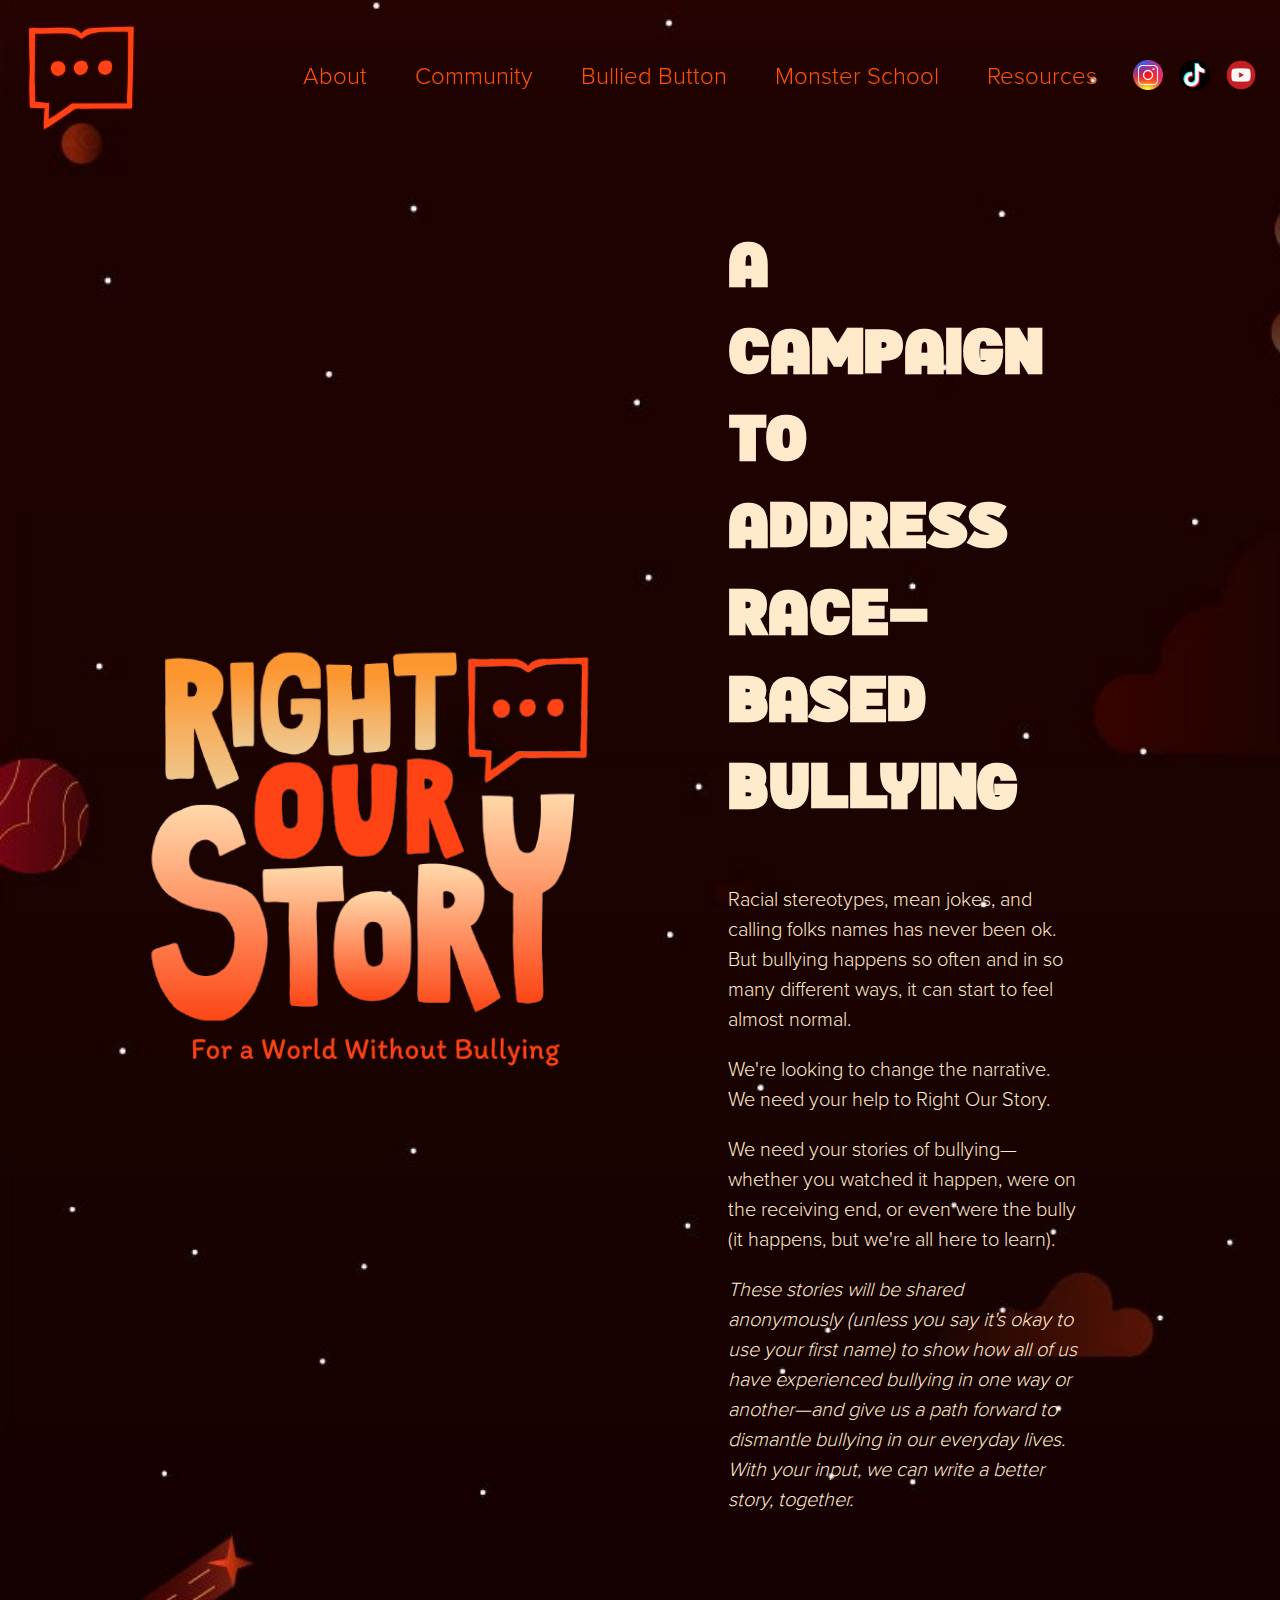
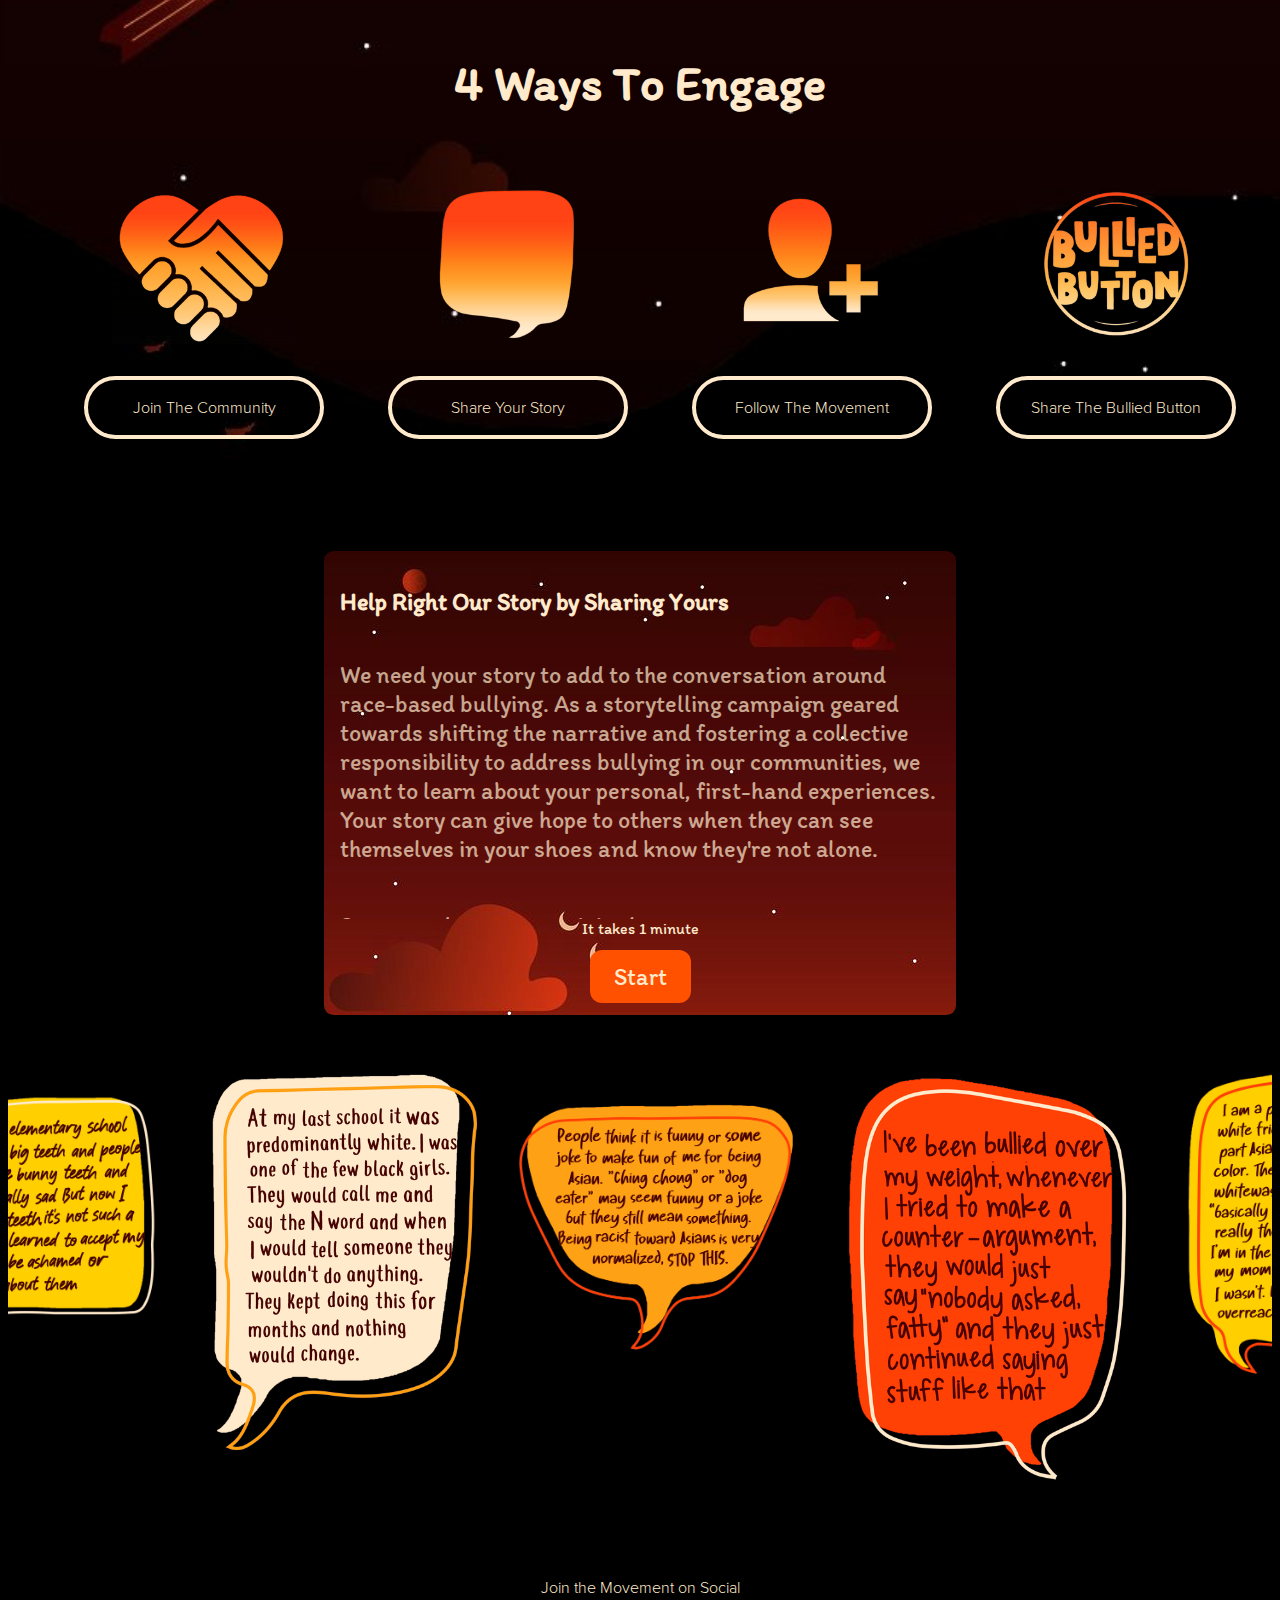
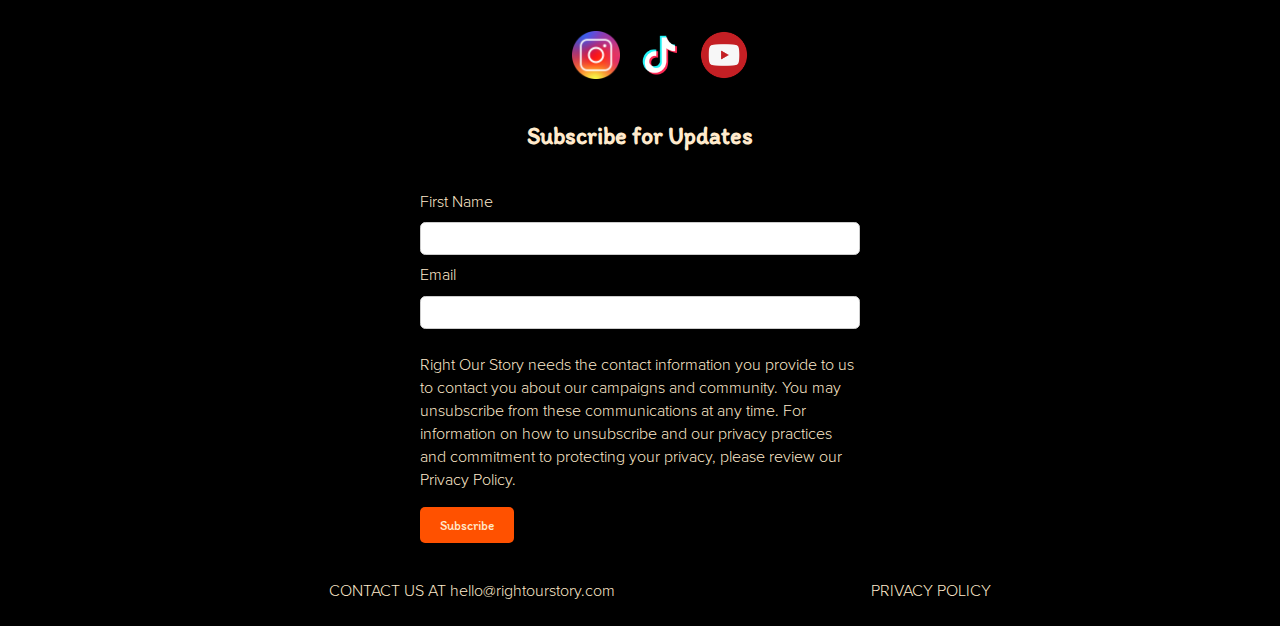
<file: index.html>
<!DOCTYPE html>
<html lang="en">

<head>
	<meta charset="UTF-8">
	<meta name="author" content="Dylan Abrahams">
	<meta name="viewport" content="width=device-width, initial-scale=1">
	<title>Home - Right Our Story</title>
	<link href="styles/style.css" rel="stylesheet">
	<link href="styles/home.css" rel="stylesheet">
	<link rel="icon" type="image/svg+xml" href="images/HomeButton.png">
</head>

<body>
	<header>
		<a href="#"><img src="./images/HomeButton.png" alt="Home Icon"></a>
		<nav>
			<ul>
				<li><a href="#"><img src="./images/HomeButton.png" alt="Home Icon"></a></li>
				<li><button>
						<img src="./images/CloseButton.png" alt="Close Button">
					</button></li>
			</ul>
			<ul>
				<li><a href="#">About</a></li>
				<li><a href="#">Community</a></li>
				<li><a href="bulliedbutton.html">Bullied Button</a></li>
				<li><a href="#">Monster School</a></li>
				<li><a href="#">Resources</a></li>
			</ul>
			<ul>
				<li><a href="#"><img src="./images/logoInstagram.png" alt="Instagram Icon"></a></li>
				<li><a href="#"><img src="./images/logoTikTok.png" alt="TikTok Icon"></a></li>
				<li><a href="#"><img src="./images/logoYouTube.png" alt="YouTube Icon"></a></li>
			</ul>
		</nav>
		<button>
			<img src="./images/Hamburger.png" alt="Hamburger Menu">
		</button>
	</header>
	<main>
		<section>
			<article>
				<h1>A CAMPAIGN TO ADDRESS RACE-BASED BULLYING</h1>
				<p>Racial stereotypes, mean jokes, and calling folks names has never been ok. But bullying happens so
					often
					and in so many different ways, it can start to feel almost normal.</p>
				<p>We're looking to change the narrative. We need your help to Right Our Story.</p>
				<p>We need your stories of bullying—whether you watched it happen, were on the receiving end, or even
					were
					the bully (it happens, but we're all here to learn).</p>
				<p><em>These stories will be shared anonymously (unless you say it's okay to use your first name) to
						show how all of us have experienced bullying in one way or another—and give us a path forward to
						dismantle bullying in our everyday lives. With your input, we can write a better story,
						together.</em></p>
			</article>
			<img src="./images/logo.png" alt="logo">
		</section>
		<section>
			<h2>4 Ways To Engage</h2>
			<nav>
				<ul>
					<li><img src="./images/4waysCommunity.png" alt="Hands Shaking"><a href="#"> Join The
							Community</a></li>
					<li><img src="./images/4waysShare.png" alt="Chat Bubble"> <a href="#">Share Your
							Story</a></li>
					<li><img src="./images/4waysFollow.png" alt="Join Icon"><a href="#"> Follow The
							Movement</a></li>
					<li><img src="./images/4waysBulliedButton.png" alt="Bullied Button"> <a href="#">Share The
							Bullied Button</a></li>
				</ul>
			</nav>
		</section>
		<section>
			<article>
				<h2>Help Right Our Story by Sharing Yours</h2>
				<p>We need your story to add to the conversation around race-based bullying. As a storytelling campaign
					geared towards shifting the narrative and fostering a collective responsibility to address bullying
					in
					our communities, we want to learn about your personal, first-hand experiences. Your story can give
					hope
					to others when they can see themselves in your shoes and know they're not alone.</p>
				<p>So we need your story - join the movement to create a world without bullying.</p>
				<p>Share how you've experienced bullying. Share how you've seen bullying happen in your school or
					community.
					Or share how you may have bullied someone else.</p>
				<p>We'll use these stories in the Right Our Story campaign to illustrate how we're all impacted by
					bullying.
					This campaign is youth-led, so we need your stories, in your voice.</p>
				<p>It doesn't need to be perfect. It's powerful because it's personal, it's yours.</p>
			</article>
			<p> It takes 1 minute</p>
			<a href="#">Start</a>
		</section>
		<section>
			<h2>List of Bullied Stories</h2>
			<ul>
				<li><img src="./images/Story1.png"
						alt="Many people just walk up to me and say I am Indian not even asking me if I am from a different country. Many just say I smell because they think I am Indian or say many other mean things no matter how many times I say that I am not">
				</li>
				<li><img src="./images/Story2.png"
						alt="When I was in elementary school I used to have big teeth and people used to call me bunny teeth and it made me really sad. But now I grew into my teeth, it's not such a big gap, and I learned to  accept my teeth and not be ashamed or embarrased about them.">
				</li>
				<li><img src="./images/Story3.png"
						alt="At my last school it was predominantly white. I was one of the few black girls. They would call me and say the N word and when I would tell someone they wouldn't do anything. They kept doing this for months and nothing would change.">
				</li>
				<li><img src="./images/Story4.png"
						alt="People think it is funny or some joke to make fun of me for being Asian. 'Ching Chong' or 'dog eater' may seem funny or a joke but they still mean something. Being racist torwards Asians is very normalized, stop this.">
				</li>
				<li><img src="./images/Story5.png"
						alt="I've been bullied over my weight, whenever I tried to make a counter-argument, they would just say 'nobody asked, fatty' and they just continued saying stuff like that.">
				</li>
				<li><img src="./images/Story6.png"
						alt="I am a part of a mostly white friend group. I'm only part Asian but I am still of color. They always call me whitewashed and say I'm 'basically white' when that's really their fault. They say I'm in white classes but my mom would be mad if I wasn't. Maybe I am overreacting but it hurts.">
				</li>
				<li><img src="./images/Story7.png"
						alt="I was always bullied for being dark, for instance kids would say that i'm too dark to go to their school, people would say I need to go back to Africa where I belong. I was always the ugly one in the group, I still feel that way till this day. I hope that one day I just heal and I'm able to love myself just as much as others love me.">
				</li>
			</ul>
			<!-- <button>Left</button>
			<button>Right</button> -->
		</section>
	</main>
	<footer>
		<p>Join the Movement on Social</p>
		<nav>
			<ul>
				<li><a href="#"><img src="./images/logoInstagram.png" alt="Instagram Icon"></a></li>
				<li><a href="#"><img src="./images/logoTikTok.png" alt="TikTok Icon"></a></li>
				<li><a href="#"><img src="./images/logoYouTube.png" alt="YouTube Icon"></a></li>
			</ul>
		</nav>
		<h2>Subscribe for Updates</h2>
		<form id="subscribeForm" action="subscribe.php" method="POST">
			<label for="name">First Name</label>
			<input type="text" id="name" name="name">

			<label for="email">Email</label>
			<input type="email" id="email" name="email" required>
			<p>Right Our Story needs the contact information you provide to us to contact you about our campaigns and
				community. You may unsubscribe from these communications at any time. For information on how to
				unsubscribe and our privacy practices and commitment to protecting your privacy, please review our
				<a href="#">Privacy Policy</a>.</p>

			<input type="submit" value="Subscribe">
		</form>
		<ul>
			<li><a href="#">CONTACT US AT hello@rightourstory.com</a></li>
			<li><a href="#">PRIVACY POLICY</a></li>
		</ul>
	</footer>

	<script defer src="scripts/script.js"></script>
</body>

</html>
</file>
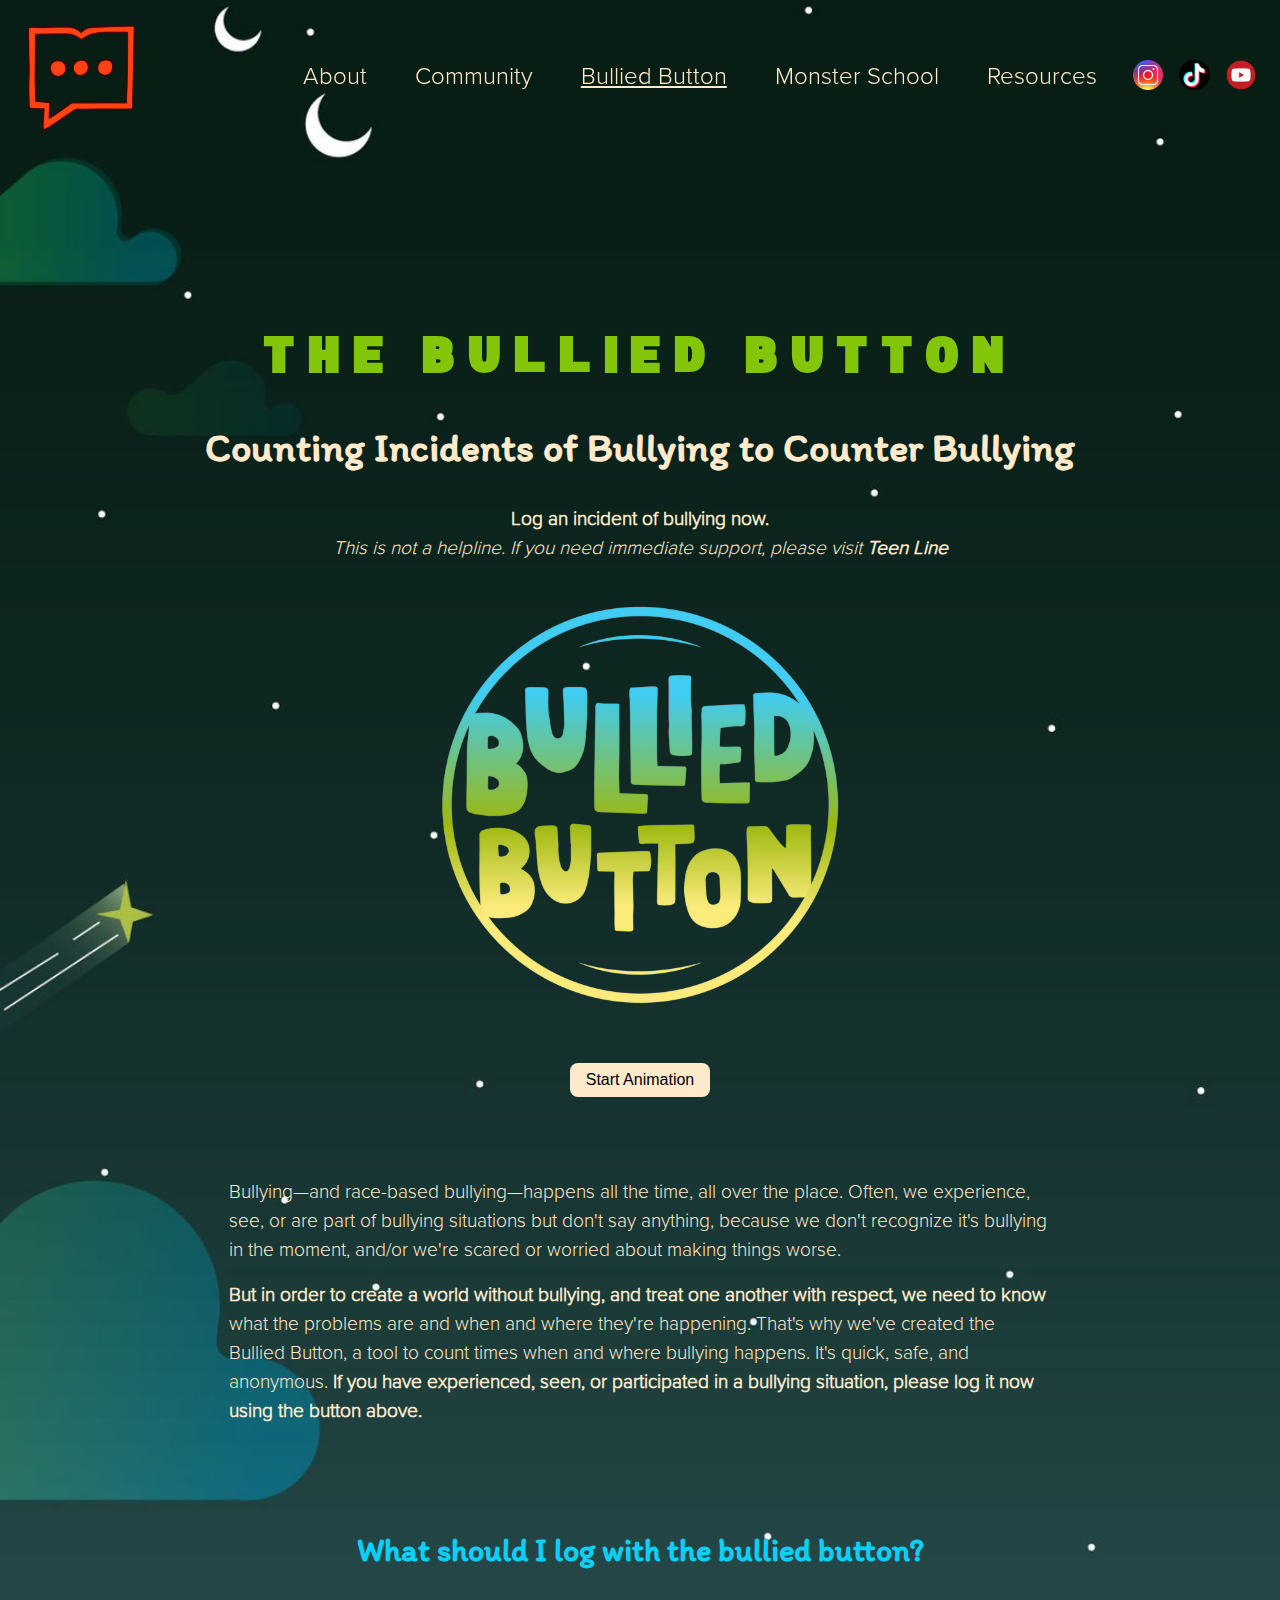
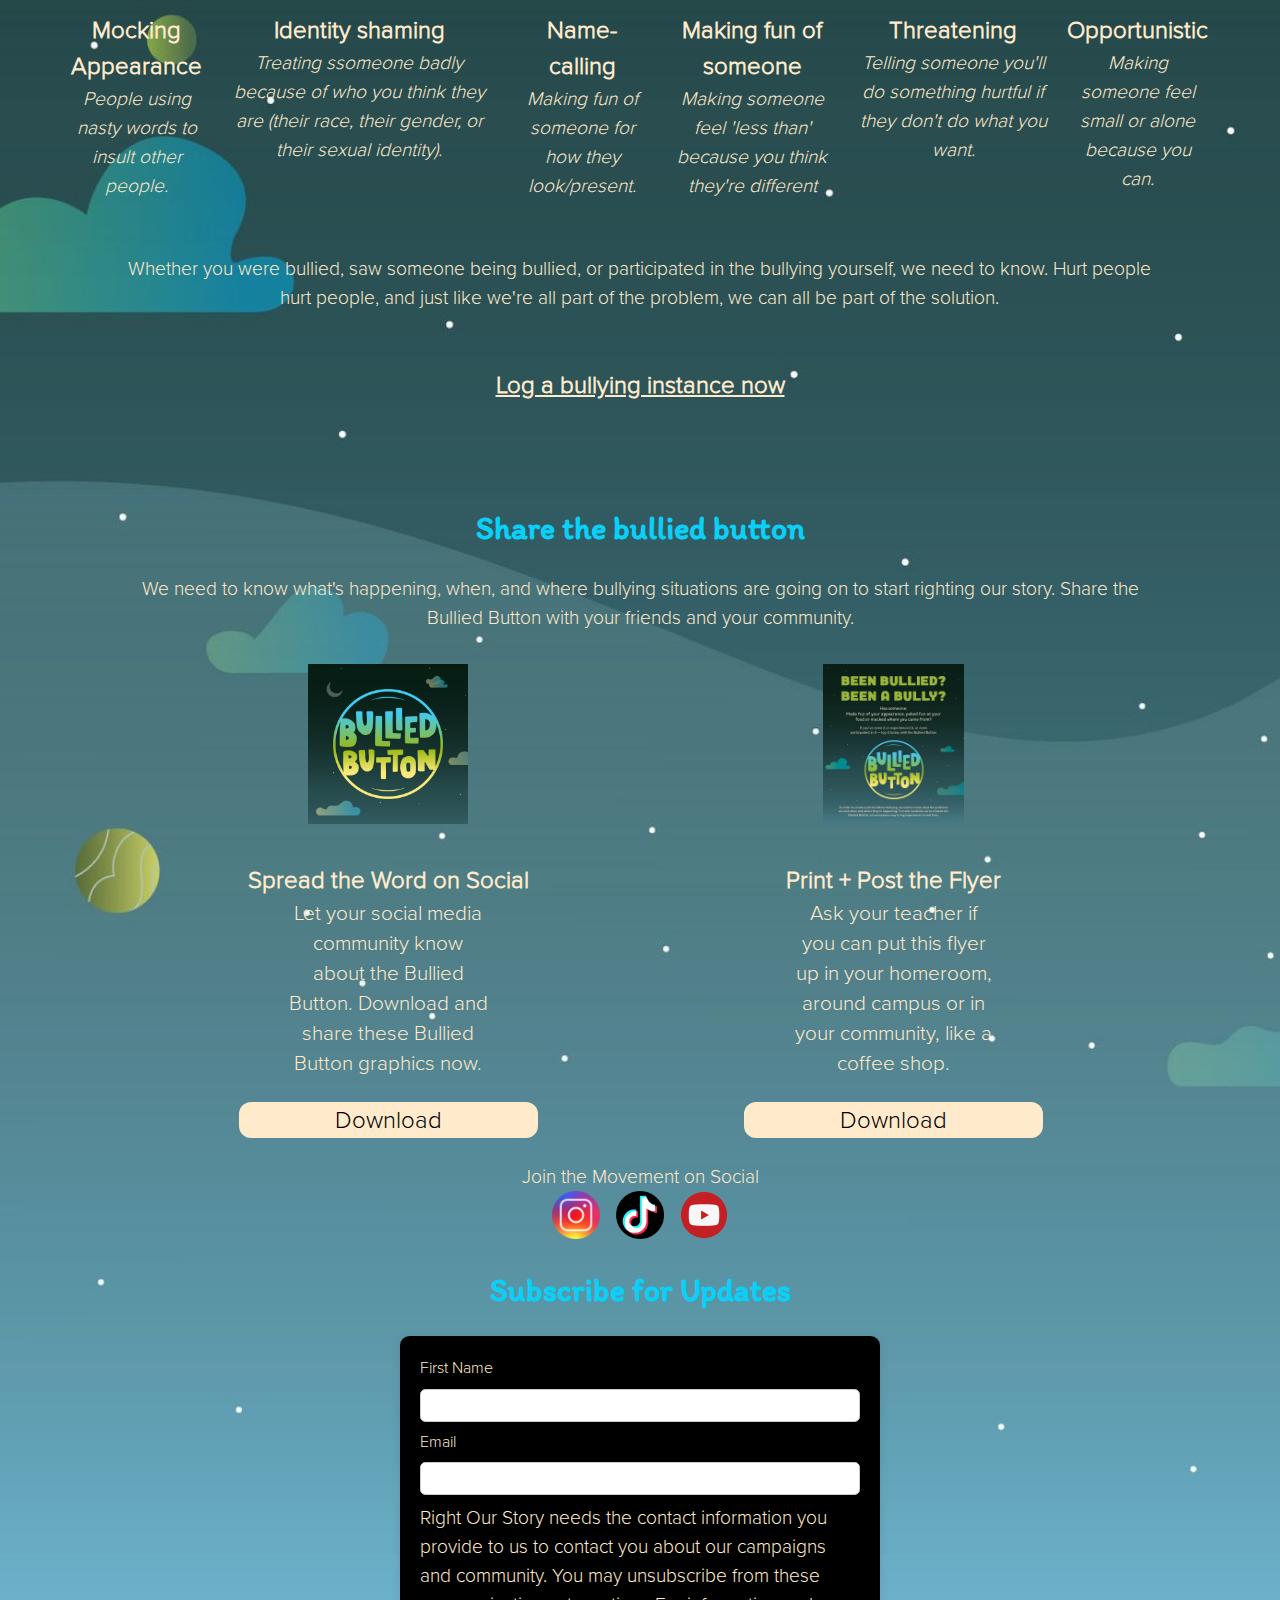
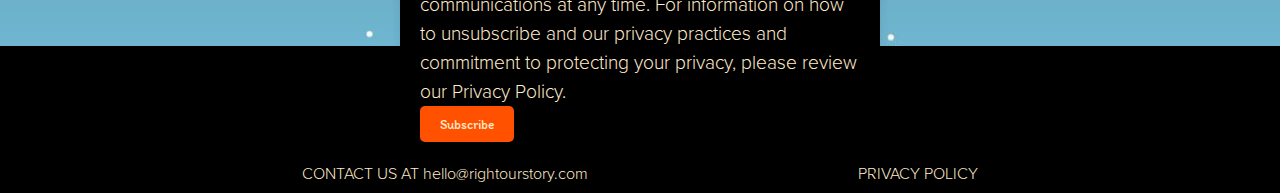
<file: bulliedbutton.html>
<!DOCTYPE html>
<html lang="en">

<head>
	<meta charset="UTF-8">
	<meta name="author" content="Dylan Abrahams">
	<meta name="viewport" content="width=device-width, initial-scale=1">
	<title>Bullied Button - Right Our Story</title>
	<link href="styles/style.css" rel="stylesheet">
	<link href="styles/bulliedbutton.css" rel="stylesheet">
	<link rel="icon" type="image/svg+xml" href="images/HomeButton.png">
</head>

<body>
	<header>
		<a href="index.html"><img src="./images/HomeButton.png" alt="Home Icon"></a>
		<nav>
			<ul>
				<li><a href="index.html"><img src="./images/HomeButton.png" alt="Home Icon"></a></li>
				<li><button>
						<img src="./images/CloseButton.png" alt="Close Button">
					</button></li>
			</ul>
			<ul>
				<li><a href="#">About</a></li>
				<li><a href="#">Community</a></li>
				<li class="active"><a href="bulliedbutton.html">Bullied Button</a></li>
				<li><a href="#">Monster School</a></li>
				<li><a href="#">Resources</a></li>
			</ul>
			<ul>
				<li><a href="#"><img src="./images/logoInstagram.png" alt="Instagram Icon"></a></li>
				<li><a href="#"><img src="./images/logoTikTok.png" alt="TikTok Icon"></a></li>
				<li><a href="#"><img src="./images/logoYouTube.png" alt="YouTube Icon"></a></li>
			</ul>
		</nav>
		<button>
			<img src="./images/Hamburger.png" alt="Hamburger Menu">
		</button>
	</header>
	<main>
		<section>
			<h1>THE BULLIED BUTTON</h1>
			<h2>Counting Incidents of Bullying
				to Counter Bullying</h2>
			<p><strong>Log an incident of bullying now.</strong></p>
			<p><em>This is not a helpline. If you need immediate support, please visit <strong>Teen Line</strong></em>
			</p>

			<img src="images/BulliedButton.png" alt="Bullied button">
			<button>Start Animation</button>
		</section>
		<section>
			<p>Bullying—and race-based bullying—happens all the time, all over the place. Often, we experience, see, or
				are part of bullying situations but don't say anything, because we don't recognize it's bullying in the
				moment, and/or we're scared or worried about making things worse. </p>
			<p><strong>But in order to create a world without bullying, and treat one another with respect, we need to
					know</strong> what
				the problems are and when and where they're happening. That's why we've created the Bullied Button, a
				tool to count times when and where bullying happens. It's quick, safe, and anonymous. <strong>If you
					have
					experienced, seen, or participated in a bullying situation, please log it now using the button
					above.</strong>
			</p>
		</section>
		<section>
			<h2>What should I log with the bullied button?</h2>
			<ul>
				<li>
					<ul>
						<li>Mocking Appearance</li>
						<li>People using nasty words to insult other people.</li>
					</ul>
					<ul>
						<li>Identity shaming</li>
						<li>Treating ssomeone badly because of who you think they are (their race, their gender, or
							their sexual identity).</li>
					</ul>
					<ul>
						<li>Name-calling</li>
						<li>Making fun of someone for how they look/present.</li>
					</ul>
					<ul>
						<li>Making fun of someone</li>
						<li>Making someone feel 'less than' because you think they're different</li>
					</ul>
					<ul>
						<li>Threatening</li>
						<li>Telling someone you'll do something hurtful if they don't do what you want.</li>
					</ul>
					<ul>
						<li>Opportunistic</li>
						<li>Making someone feel small or alone because you can.</li>
					</ul>
				</li>
			</ul>
			<p>Whether you were bullied, saw someone being bullied, or participated in the bullying yourself, we need to
				know. Hurt people hurt people, and just like we're all part of the problem, we can all be part of the
				solution. </p>
			<a href="#">Log a bullying instance now</a>
		</section>
		<section>
			<h2>Share the bullied button</h2>
			<p>We need to know what's happening, when, and where bullying situations are going on to start righting our
				story. Share the Bullied Button with your friends and your community.</p>
			<ul>
				<li>
					<ul>
						<li><img src="./images/spreadWord.png" alt="Bullied Button Logo"></li>
						<li>Spread the Word on Social</li>
						<li>Let your social media community know about the Bullied Button. Download and share these
							Bullied
							Button graphics now.</li>
						<li><a href="#">Download</a></li>
					</ul>
				</li>
				<li>
					<ul>
						<li><img src="./images/postFlyer.jpg"
								alt="Been bullied? Been a bully? Has someone made fun of your appearance, poked fun at your food or 
						mocked where you came from? If you've seen it or experiencedit, or even participated in it, log it today with the bullied button">
						</li>
						<li>Print + Post the Flyer</li>
						<li>Ask your teacher if you can put this flyer up in your homeroom, around campus or in your
							community,
							like a coffee shop.</li>
						<li><a href="#">Download</a></li>
					</ul>
				</li>
			</ul>
		</section>
	</main>

	<footer>
		<p>Join the Movement on Social</p>
		<nav>
			<ul>
				<li><a href="#"><img src="./images/logoInstagram.png" alt="Instagram Icon"></a></li>
				<li><a href="#"><img src="./images/logoTikTok.png" alt="TikTok Icon"></a></li>
				<li><a href="#"><img src="./images/logoYouTube.png" alt="YouTube Icon"></a></li>
			</ul>
		</nav>
		<h2>Subscribe for Updates</h2>
		<form id="subscribeForm" action="subscribe.php" method="POST">
			<label for="name">First Name</label>
			<input type="text" id="name" name="name">

			<label for="email">Email</label>
			<input type="email" id="email" name="email" required>

			<p>Right Our Story needs the contact information you provide to us to contact you about our campaigns and
				community. You may unsubscribe from these communications at any time. For information on how to
				unsubscribe and our privacy practices and commitment to protecting your privacy, please review our
				<a href="#">Privacy Policy</a>.</p>

			<input type="submit" value="Subscribe">
		</form>
		<ul>
			<li><a href="#">CONTACT US AT hello@rightourstory.com</a></li>
			<li><a href="#">PRIVACY POLICY</a></li>
		</ul>
	</footer>
	<script defer src="scripts/script.js"></script>
</body>

</html>
</file>
<file: styles/style.css>
/* Algemeen stijlblad, alle fonts, kleuren, de header en de footer */

@font-face {
	font-family: "itim-regular";
	src: url(../fonts/Itim-Regular.ttf)
}

@font-face {
	font-family: "itim-latin";
	src: url(../fonts/itim-latin-400-normal.woff2) format("woff2")
}

@font-face {
	font-family: "andere";
	src: url(../fonts/_Xms-HUzqDCFdgfMm4S9DQ.woff2) format("woff2")
}

@font-face {
	font-family: "grey-bear";
	src: url(../fonts/GREY+BEAR.otf)
}

@font-face {
	font-family: "normal";
	src: url(../fonts/normal)
}


/**************/
/* CSS REMEDY */
/**************/
*,
*::after,
*::before {
	box-sizing: border-box;
}






/*********************/
/* CUSTOM PROPERTIES */
/*********************/
:root {
	/* startje */
	--default-color: #ffeacc;
	--link-color: black;
	--header-background: rgb(115, 12, 6);
	--color-background: black;
	--nav-color: rgb(255, 81, 0);
	--bullied-h1: rgb(131, 197, 9);
	--bullied-h2: rgb(10, 208, 248);
	--bullied-header-background: rgb(6, 88, 84);
}


/* @media (prefers-color-scheme: light) {
	:root {
		--default-color: #000000;
		--link-color: rgb(228, 228, 228);
		--header-background: rgb(255, 119, 111);
		--color-background: rgb(255, 255, 255);
		--nav-color: rgb(255, 181, 138);
	}
} */


body {
	font-family: "normal";
}

/* @media (prefers-color-scheme: light) {
	body {
		background-image: none;
		background-size: 0%;
	}
} */


*:focus {
	/* border:solid;
	border-color: var(--focus-state); */
	box-shadow:0 0 0 3px var(--nav-color);
	outline:none;
}


header {
	background-color: transparent;
	min-height: 4em;
	padding: 0 1em;
	line-height: 1em;
	display: flex;
	justify-content: space-between;
	align-items: center;
	position: fixed;
	width: 100%;
	left: 0%;
	top: 0%;
	z-index: 1;
	transition: 0.3s ease;
}


header button {
	padding: .5em;
	display: flex;
	align-items: center;
	gap: .25em;
	appearance: none;
	border: none;
	border-radius: .25em;
	text-align: center;
	background: none;
	cursor: pointer;
}

header button img {
	width: 2em;
	height: auto;
}

header img {
	width: 2em;
	height: auto;
}

header nav {
	display: flex;
	flex-direction: column;
	align-items: center;
	justify-content: space-between;
	background-color: var(--nav-color);
	align-content: start;
	gap: 1em;
	position: fixed;
	inset: 0%;
	translate: -100% 0%;
	transition: 0.3s;
}

header nav button {
	justify-self: start;
}

header nav ul {
	padding: 0;
	margin: 0;
}

header nav ul:nth-of-type(1) {
	display: flex;
	flex-direction: row;
	justify-content: space-between;
	width: 90vw;
	margin-top: 1em;
}

header nav ul:nth-of-type(2) {
	display: flex;
	flex-direction: column;
	gap: 3em;
	text-align: center;
}

header nav ul:nth-of-type(2) li {
	font-size: 2em;
}

header nav ul:nth-of-type(3) {
	display: flex;
	padding-bottom: 2em;
}

header nav ul li {
	margin-left: 0.5em;
	margin-right: 0.5em;
}

header nav ul li a,
header nav ul li a:visited {
	color: var(--link-color);
}

header nav ul li img {
	height: auto;
	width: 1.9em;
}

header nav.toonMenu {
	translate: 0% 0%;
	transition: 0.3s;
}

img {
	height: 10em;
	width: auto;
}


footer {
	display: flex;
	flex-direction: column;
	align-items: center;
	left: 0%;
	bottom: 0%;
	width: 100%;
}

footer>h2 {
	font-family: "itim-regular";
}

footer>nav ul {
	display: flex;
	flex-direction: row;
	justify-content: center;
	gap: 1em;
}

footer>nav ul li img {
	width: 3em;
	height: auto;
	margin: 0;
}

#subscribeForm {
	max-width: 30em;
	background-color:var(--color-background);
	margin: 0 auto;
	padding: 1.25em;
	border-radius: .6em;
	box-shadow: 0 0 .6em rgba(0, 0, 0, 0.1);
}

footer label {
	display: block;
	margin-bottom: .6em;
	color: var(--default-color);
}

input[type="text"],
input[type="email"] {
	width: 100%;
	padding: .6em;
	margin-bottom: .6em;
	border: 1px solid #ccc;
	border-radius: .4em;
}

input[type="submit"] {
	font-family: "itim-latin";
	background-color: var(--nav-color);
	color: var(--default-color);
	padding: 10px 20px;
	border: none;
	border-radius: 5px;
	cursor: pointer;
	justify-self: center;
}

input[type="submit"]:hover {
	background-color: var(--header-background);
}

footer>ul {
	display: flex;
	flex-direction: column;
	justify-content: space-between;
	align-items: center;
}



@media (width > 46em) {
	body {
		color: var(--nav-color)
	}

	header {
		padding: 1em;
	}

	header nav ul:nth-of-type(1) {
		display: none;
	}

	header nav ul:nth-of-type(2) {
		flex-direction: row;
		gap: 1.5em;
	}


	header nav ul:nth-of-type(2) li {
		font-size: 1.5em;
	}

	header nav ul:nth-of-type(3) {
		flex-direction: row;
		padding: 0;
	}

	header button {
		display: none;
	}

	header img {
		width: 8em;
		height: auto;
	}

	header nav {
		flex-direction: row;
		position: static;
		translate: unset;
		padding: 0;
		background: none;
		transition: none;
	}



	footer>ul {
		display: flex;
		flex-direction: row;
		justify-content: space-evenly;
		align-items: center;
		width: 95vw;
	}
}

@media (72em > width > 46em ) {
	header nav ul:nth-of-type(2) li {
		font-size: 1.25em;
		margin:0;
	}
}

@media (65em > width > 46em ) {
	header nav ul:nth-of-type(2) li {
		font-size: 1em;
	}
}

@media (55em > width > 46em ) {
	header nav ul:nth-of-type(2) li {
		font-size: .75em;
	}
}
</file>
<file: styles/home.css>
/* css home pagina */

body {
    background-color: var(--color-background);
    background-image: url(../images/background.jpg);
    background-size: cover;
    background-position-y: -53.5em;
    background-repeat: no-repeat;
}

h1,
h2 {
    color: var(--default-color);
    font-family: "grey-bear";
}

p {
    color: var(--default-color);
    font-family: "normal";
}

ul {
    list-style-type: none;
}

a,
a:visited {
    text-decoration: none;
    color: var(--default-color)
}

header.scrolled {
    background-color: var(--header-background);
    transition: 0.3s ease;
}

main {
    padding-top: 10em;
}

main>section:nth-of-type(1) {
    display: flex;
    justify-content: center;
    align-items: center;
    flex-direction: column;
}


main>section:nth-of-type(1) article h1 {
    font-size: 4em;
}

main>section:nth-of-type(1) article p {
    font-size: 1em;
}

main>section:nth-of-type(1) img {
    order:-1;
    width: 20em;
    height: 16em;
}

main section:nth-of-type(2) {
    display: flex;
    flex-direction: column;
    align-items: center;
}

main section:nth-of-type(2) h2 {
    font-family: "itim-latin";
    font-size: 1.8em;
}

main nav {
    display: flex;
    justify-content: space-around;
    flex-direction: row;
}

main nav ul {
    display: flex;
    flex-wrap:wrap;
    justify-content: center;
    align-items: center;
    flex-direction: column;
}

main nav ul li {
    padding: 0;
    display: flex;
    justify-content: center;
    flex-direction: column;
    align-items: center;
    margin-left: 1em;
    margin-right: 1em;
}

main nav ul li a {
    width: 15em;
    border: solid;
    border-width: .25em;
    border-radius: 3em;
    padding: 1em;
    background-color: transparent;
    color: var(--default-color);
    border-color: var(--default-color);
    text-align: center;
    margin: 1em;
}



main nav ul li a:hover {
    background-color: var(--default-color);
    color: var(--color-background);
}

main nav img {
    margin: 1em;
}

main>section:nth-of-type(3) {
    display: flex;
    flex-direction:column;
    justify-content: center;
    align-items:center;
    background-image: url(../images/miniBackground.png);
    width:80%;
    margin: 0 auto;
    border-radius: .6em;
}

main>section:nth-of-type(3)>article {
    display: flex;
    flex-wrap: nowrap;
    flex-direction:column;
    width: 100%;
    height: 23em;
    overflow-x: hidden;
    overflow-y: auto;
    padding: 1em;
}

main>section:nth-of-type(3)>article p,
main>section:nth-of-type(3)>article h2 {
    font-family: "itim-regular";

}

main>section:nth-of-type(3)> a {
    font-family: "itim-latin";
    display: block;
    background-color: var(--nav-color);
    color: var(--default-color);
    padding: .5em 1em;
    text-align: center;
    border-radius: .5em;
    font-size: 1.5em;
    margin:0.5em;
    
}

main>section:nth-of-type(3)> p {
    font-family: "itim-latin";
    display: block;
    padding: 0;
    font-size: 1em;
    margin:0;
}

main section:nth-of-type(4) h2 {
    position: absolute;
    width: 1px;
    height: 1px;
    margin: -1px;
    padding: 0;
    overflow: hidden;
    clip: rect(0, 0, 0, 0);
    border: 0;
}

main section:nth-of-type(4) ul {
    display: flex;
    justify-content: center;
    left:10%;
    overflow-x: auto;
    white-space: nowrap;
}

main section:nth-of-type(4) ul li {
    display: inline;
}


main section:nth-of-type(4) img {
    width: 10em;
    height: auto;
    margin: 0em;
    padding: 0em;
}




@media (width > 46em) {

    header nav ul li a,
    header nav ul li a:visited {
        color: var(--nav-color)
    }

    main section:nth-of-type(2) {
        padding-top: 5em;
        padding-bottom: 5em;
    }

    main>section:nth-of-type(2) h2 {
        font-family: "itim-latin";
        font-size: 3em;
    }

    main nav ul {
        flex-direction: row;
    }

    main>section:nth-of-type(1) img {
        width: 35em;
        height: 30em;
        margin: 5em;
    }

    main>section:nth-of-type(1) {
        display: flex;
        justify-content: center;
        align-items: center;
        flex-direction: row;
    }

    main>section:nth-of-type(1) article {
        margin-right: 12em;
    }

    main>section:nth-of-type(1) article h1 {
        font-size: 5em;
    }

    main>section:nth-of-type(1) article p {
        font-size: 1.25em;
    }

    main>section:nth-of-type(3) {
        width: 50%;
    }

    main>section:nth-of-type(3)>article p {
        font-size: 1.5em;
        opacity: 70%;
    }

    main section:nth-of-type(4) img {
        width: 20em;
    }
}



@media (70em > width > 46em ) {
    main>section:nth-of-type(1) img {
        width: 25em;
        height: 21em;
        margin: 3em;
    }
    
	main>section:nth-of-type(3) {
        width: 60%;
    }

    main>section:nth-of-type(3)>article p {
        font-size: 1.25em;
    }

    main section:nth-of-type(4) img {
        width: 15em;
    }
}

@media (60em > width > 46em ) {
    main>section:nth-of-type(1) img {
        width: 20em;
        height: 16em;
        margin: 1em;
    }

	main>section:nth-of-type(3) {
        width: 70%;
    }

    main>section:nth-of-type(3)>article p {
        font-size: 1.25em;
    }
}
</file>
<file: styles/bulliedbutton.css>
body {
    background-color: var(--color-background);
    background-image: url(../images/bulliedbackground.jpg);
    background-size: cover;
    background-position-x: -50em;
    background-repeat: no-repeat;
}

h1 {
    color: var(--bullied-h1);
    font-family: "grey-bear";
    font-size: 3em;
    letter-spacing: .1em;
    margin:0;
    text-align: center;
}

h2 {
    color: var(--bullied-h2);
    font-family: "itim-latin";
    font-size: 1.5em;
    text-align:center;
}

p {
    color: var(--default-color);
    font-family: "normal";
    font-size:1.2em;
    margin:0;
}

ul {
    list-style-type: none;
    margin:0;
    padding:0;
}

a,
a:visited {
    text-decoration: none;
    color: var(--default-color);
    cursor: pointer;
}

.active {
    text-decoration: underline;
}

header.scrolled {
    background-color: var(--bullied-header-background);
    transition: 0.3s ease;
}

main {
    padding-top: 5em;
    display: flex;
    flex-direction: column;
    align-items: center;
    justify-content: center;
    gap:5em;
}

main section:nth-of-type(1) {
    display:flex;
    flex-direction:column;
    align-items:center;
    width:80%;
}

main section:nth-of-type(1) h2{
    color:var(--default-color);
    font-size:2em;
    text-align:center;
}

main section:nth-of-type(1) img{
    width:15em;
    height:auto;
    animation: scaleAnimation 1s ease infinite alternate;
    animation-play-state: paused;
    margin:1em 0;
}

main section:nth-of-type(1) button{
    background-color: var(--default-color); 
    color: var(--link-color); 
    padding: .5em 1em;
    font-size:1em;
    border: none; 
    border-radius:.5em;
    cursor: pointer; 
    transition: background-color 0.3s ease; 
}

main section:nth-of-type(1) button:hover{
    background-color: var(--bullied-h2); 
}

@keyframes scaleAnimation {
    0% {
        transform: scale(1);
    }
    100% {
        transform: scale(1.1); 
    }
}

main section:nth-of-type(2) {
    display:flex;
    flex-direction:column;
    align-items:center;
    justify-content:space-between;
    gap:1em;
    width: 85%;
}

main section:nth-of-type(3) {
    display:flex;
    flex-direction:column;
    width:90%;
    align-items:center;
    justify-content:center;
    gap:1em;
    color:var(--default-color);
}


main section:nth-of-type(3)>ul li{
    display:flex;
    flex-direction:column;
    justify-content:center;
    text-align: center;
    gap:1em;
}


main section:nth-of-type(3)>ul li>ul li:nth-of-type(1){
    font-weight:bold;
    font-size:1.5em;
}

main section:nth-of-type(3)>ul li>ul li:nth-of-type(2){
    font-size:1.2em;
    font-style: italic;
}

main section:nth-of-type(3) p{
    width:90%;
    padding:2em 0;
    text-align:center;
}

main section:nth-of-type(3) a{
    font-size:1.5em;
    font-weight:bold;
    text-decoration:underline;
}

main section:nth-of-type(4) {
    display:flex;
    flex-direction:column;
    align-items:center;
    width:80%;
    text-align:center;
}


main section:nth-of-type(4) > ul{
    display:flex;
    flex-direction:column;
    justify-content:space-between;
}

main section:nth-of-type(4) > ul li > ul{
    display:flex;
    flex-direction:column;
    justify-content:center;
    align-items:center;
    color:var(--default-color)
}

main section:nth-of-type(4) > ul li ul li img{
    height: 15em;
    width:auto;
    margin:2em 0 0 0;
}

main section:nth-of-type(4) > ul li > ul li:nth-of-type(2){
    font-weight: bold;
    font-size:1.5em;
}

main section:nth-of-type(4) > ul li > ul li:nth-of-type(3){
    text-align:center;
    font-size:1.3em;
    width:90%;
}

main section:nth-of-type(4) > ul li > ul li:nth-of-type(4){
    background-color:var(--default-color);
    margin:1em 0;
    border-radius:.5em;
    font-size:1.1em;
    transition:0.3s;
}

main section:nth-of-type(4) > ul li > ul li:nth-of-type(4):hover{
    opacity: 70%;
}

main section:nth-of-type(4) > ul li > ul li:nth-of-type(4) a{
    color:var(--link-color);
    padding:0em 4em;
}

/* DESKTOP */
@media (width > 46em) {
    body {
        color: var(--default-color);
        background-position-y: -9.2em;
        background-position-x: 0;
    }

    h1 {
        font-size:4em;
        letter-spacing:.2em;
    }

    h2 {
        font-size:2em;
    }

    main {
        margin-top:15em;
    }

    main section:nth-of-type(1) h2{
        font-size:2.5em;
    }

    header nav ul li a,
    header nav ul li a:visited {
        color: var(--default-color)
    }

    main section:nth-of-type(1) img{
        width:30em;
    }

    main section:nth-of-type(2) {
        width:65%;
    }

    main section:nth-of-type(3)>ul li{
        display:flex;
        flex-direction:row;
        justify-content:center;
        text-align: center;
        gap:1em;
    }

    main section:nth-of-type(4) > ul{
        display:flex;
        flex-direction:row;
        justify-content:space-between;
    }


    main section:nth-of-type(4) > ul li ul li img{
        height: 10em;
        width:auto;
        margin:2em 0;
    }

    main section:nth-of-type(4) > ul li > ul li:nth-of-type(3){
        width:40%;
    }

    main section:nth-of-type(4) > ul li > ul li:nth-of-type(4){
        font-size:1.5em;
    }
}
</file>
